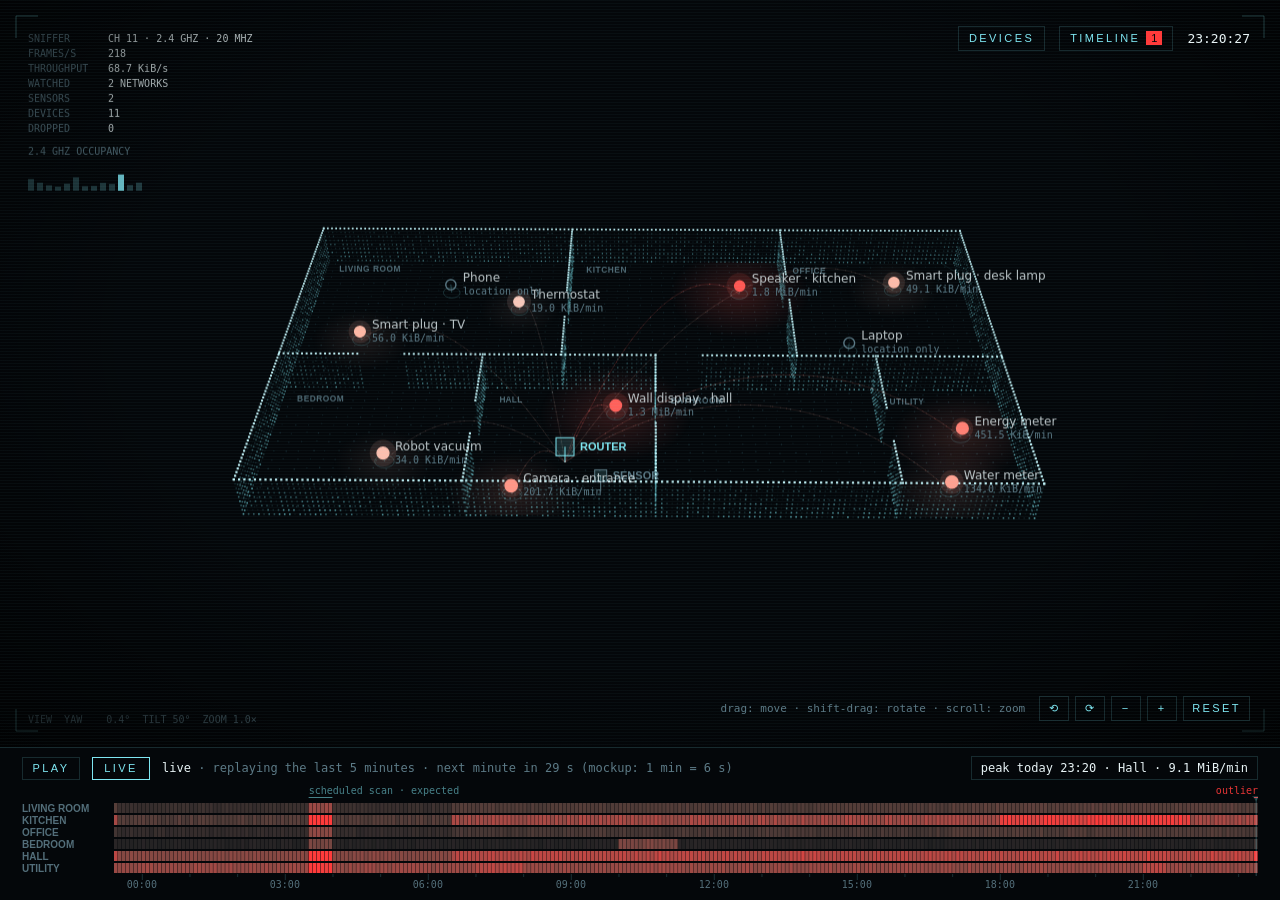
<file: crates/collector/ui/mockup.html>
<!doctype html>
<html lang="en">
<head>
<meta charset="utf-8">
<meta name="viewport" content="width=device-width, initial-scale=1">
<title>chatter · mockup</title>
<!--
  Static mockup of the monitoring view (docs/monitoring.md, plan step 1), v2.
  Everything here is made up: the floor plan, the devices, their MACs and their
  traffic, and the hex frame headers in the HUD. No backend, no external
  assets: open this file in a browser.
-->
<style>
	:root {
		--void: #04070a;
		--grid: #10202a;
		--signal: #7fe7f2;
		--phosphor: #e8f4f6;
		--heat: #ff3b3b;
		--muted: #5c7a86;
		--panel: rgba(6, 14, 19, 0.9);
		--line: rgba(127, 231, 242, 0.16);

		--display: "Avenir Next Condensed", "DIN Alternate", "Roboto Condensed", "Arial Narrow", sans-serif;
		--mono: ui-monospace, "SF Mono", Menlo, Consolas, monospace;
		--body: system-ui, -apple-system, "Segoe UI", sans-serif;
	}

	* { box-sizing: border-box; }

	html, body {
		margin: 0;
		height: 100%;
		background: var(--void);
		color: var(--phosphor);
		font: 14px/1.45 var(--body);
	}

	.app {
		display: grid;
		grid-template-columns: 1fr;
		grid-template-rows: 1fr auto;
		grid-template-areas: "map" "loop";
		height: 100vh;
	}

	/* --- buttons and clock, in the plan's top right ---------------------- */
	.top {
		position: absolute;
		top: 26px;
		right: 30px;
		z-index: 2;
		display: flex;
		align-items: center;
		gap: 14px;
	}
	.top-btn {
		all: unset;
		cursor: pointer;
		font: 11px/1 var(--display);
		letter-spacing: 0.22em;
		text-transform: uppercase;
		color: var(--signal);
		padding: 6px 10px;
		border: 1px solid var(--line);
	}
	.top-btn:hover, .top-btn[aria-expanded="true"] { border-color: var(--signal); }
	.top-btn:focus-visible { outline: 1px solid var(--signal); outline-offset: 2px; }
	.badge { margin-left: 6px; padding: 1px 5px; background: var(--heat); color: var(--void); letter-spacing: 0; }
	.clock { font: 13px/1 var(--mono); color: var(--phosphor); font-variant-numeric: tabular-nums; }

	/* --- the plan ------------------------------------------------------ */
	.map { grid-area: map; position: relative; min-height: 0; overflow: hidden; }
	canvas#plan { display: block; width: 100%; height: 100%; cursor: crosshair; touch-action: none; }
	canvas#plan.dragging { cursor: grabbing; }
	/* zoom and rotate, in the plan's bottom right */
	.view-ctl {
		position: absolute;
		right: 30px;
		bottom: 26px;
		z-index: 2;
		display: flex;
		align-items: center;
		gap: 6px;
	}
	.view-ctl .top-btn { min-width: 12px; text-align: center; padding: 6px 8px; }
	.view-ctl .hint { font: 11px/1 var(--mono); color: var(--muted); margin-right: 8px; }
	canvas#plan:focus-visible { outline: 1px solid var(--signal); outline-offset: -1px; }
	/* scanlines and a vignette over the plan */
	.map::after {
		content: "";
		position: absolute;
		inset: 0;
		pointer-events: none;
		background:
			repeating-linear-gradient(to bottom, rgba(127, 231, 242, 0.035) 0 1px, transparent 1px 3px),
			radial-gradient(ellipse at 50% 45%, transparent 55%, rgba(0, 0, 0, 0.7) 100%);
	}

	/* --- timeline: the last 24 hours as a heatmap, played like a video --- */
	.timeline {
		grid-area: loop;
		padding: 8px 22px 10px;
		border-top: 1px solid var(--line);
	}
	.tl-head {
		display: flex;
		align-items: center;
		gap: 12px;
		margin-bottom: 6px;
		font: 12px/1 var(--mono);
		color: var(--muted);
		font-variant-numeric: tabular-nums;
	}
	.tl-head b { color: var(--phosphor); font-weight: 500; }
	.tl-btn {
		all: unset;
		cursor: pointer;
		min-width: 38px;
		text-align: center;
		font: 11px/1 var(--display);
		letter-spacing: 0.22em;
		text-transform: uppercase;
		color: var(--signal);
		padding: 5px 9px;
		border: 1px solid var(--line);
	}
	.tl-btn:hover, .tl-btn[aria-pressed="true"] { border-color: var(--signal); }
	.tl-btn:focus-visible { outline: 1px solid var(--signal); outline-offset: 2px; }
	.tl-btn.peak { margin-left: auto; font: 12px/1 var(--mono); letter-spacing: 0; text-transform: none; color: var(--phosphor); }
	canvas#heat { display: block; width: 100%; height: 104px; cursor: ew-resize; touch-action: none; }
	canvas#heat:focus-visible { outline: 1px solid var(--signal); }

	/* --- profiler panel ------------------------------------------------ */
	.side {
		position: fixed;
		top: 64px; /* below the buttons */
		right: 18px;
		width: 340px;
		max-height: calc(100vh - 230px); /* ends above the heatmap */
		overflow-y: auto;
		padding: 18px 20px;
		border: 1px solid var(--line);
		background: var(--panel);
		backdrop-filter: blur(6px);
		z-index: 5;
		visibility: hidden;
		opacity: 0;
		transform: translateX(24px);
		transition: opacity 0.18s, transform 0.18s, visibility 0s 0.18s;
	}
	.side.open {
		visibility: visible;
		opacity: 1;
		transform: none;
		transition: opacity 0.18s, transform 0.18s;
	}
	.close {
		all: unset;
		cursor: pointer;
		position: absolute;
		top: 12px;
		right: 14px;
		font: 18px/1 var(--mono);
		color: var(--muted);
	}
	.close:hover { color: var(--phosphor); }
	.close:focus-visible { outline: 1px solid var(--signal); outline-offset: 2px; }
	@media (prefers-reduced-motion: reduce) {
		.side, .side.open { transition: none; }
	}
	.eyebrow {
		font: 11px/1 var(--display);
		letter-spacing: 0.22em;
		text-transform: uppercase;
		color: var(--muted);
		margin: 22px 0 8px;
		display: flex;
		align-items: center;
		gap: 8px;
	}
	.eyebrow::after { content: ""; flex: 1; height: 1px; background: var(--line); }
	.eyebrow:first-child { margin-top: 0; }
	.name { font: 600 24px/1.1 var(--display); letter-spacing: 0.04em; margin: 0 0 4px; }
	.where { color: var(--muted); font-size: 13px; }
	.kv { display: grid; grid-template-columns: 92px 1fr; gap: 4px 10px; font: 12px/1.5 var(--mono); margin: 0; }
	.kv dt { color: var(--muted); }
	.kv dd { margin: 0; font-variant-numeric: tabular-nums; }
	.chips { display: flex; flex-wrap: wrap; gap: 6px; }
	.chip { font: 12px/1 var(--mono); padding: 5px 7px; border: 1px solid var(--line); color: var(--phosphor); }
	.chip.new { border-color: var(--heat); color: var(--heat); }
	.note { color: var(--muted); font-size: 12px; margin: 6px 0 0; }
	.alert {
		border-left: 2px solid var(--heat);
		padding: 8px 10px;
		background: rgba(255, 59, 59, 0.08);
		font-size: 13px;
		margin-bottom: 14px;
	}
	.spark { width: 100%; height: 54px; display: block; }

	.list { list-style: none; margin: 0; padding: 0; }
	.list button {
		all: unset;
		box-sizing: border-box;
		width: 100%;
		display: grid;
		grid-template-columns: 10px 1fr auto;
		align-items: center;
		gap: 10px;
		padding: 7px 4px;
		border-bottom: 1px solid rgba(127, 231, 242, 0.07);
		cursor: pointer;
		font-size: 13px;
	}
	.list button:hover { background: rgba(127, 231, 242, 0.05); }
	.list button:focus-visible { outline: 1px solid var(--signal); }
	.list .swatch { width: 8px; height: 8px; border-radius: 50%; }
	.list .rate { font: 12px/1 var(--mono); color: var(--muted); font-variant-numeric: tabular-nums; }
	.back {
		all: unset;
		cursor: pointer;
		font: 11px/1 var(--display);
		letter-spacing: 0.22em;
		text-transform: uppercase;
		color: var(--signal);
		margin-bottom: 16px;
		display: inline-block;
	}
	.back:focus-visible { outline: 1px solid var(--signal); outline-offset: 3px; }

	/* --- timeline of events, in the panel ------------------------------ */
	.events button {
		all: unset;
		box-sizing: border-box;
		width: 100%;
		display: grid;
		grid-template-columns: 46px 1fr;
		gap: 10px;
		padding: 9px 4px;
		border-bottom: 1px solid rgba(127, 231, 242, 0.07);
		cursor: pointer;
		font-size: 13px;
	}
	.events button:hover { background: rgba(127, 231, 242, 0.05); }
	.events button:focus-visible { outline: 1px solid var(--signal); }
	.events time { font: 12px/1.45 var(--mono); color: var(--muted); font-variant-numeric: tabular-nums; }
	.events .hot { color: var(--heat); }

	@media (max-width: 900px) {
		.app {
			grid-template-columns: 1fr;
			grid-template-rows: 60vh auto;
			height: auto;
		}
		.side { left: 12px; right: 12px; width: auto; top: auto; bottom: 12px; max-height: 70vh; }
	}
</style>
</head>
<body>
<div class="app">
	<main class="map">
		<header class="top">
			<button class="top-btn" id="devices-btn" aria-expanded="false" aria-controls="side">Devices</button>
			<button class="top-btn" id="events-btn" aria-expanded="false" aria-controls="side">Timeline</button>
			<div class="clock" id="clock">--:--:--</div>
		</header>
		<canvas id="plan" tabindex="0" aria-label="Floor plan with devices and their traffic. Drag to move, shift-drag to rotate, scroll to zoom; or the arrow keys, + and -. Use the device list to pick one."></canvas>
		<div class="view-ctl">
			<span class="hint">drag: move · shift-drag: rotate · scroll: zoom</span>
			<button class="top-btn" id="rot-left" aria-label="Rotate left">⟲</button>
			<button class="top-btn" id="rot-right" aria-label="Rotate right">⟳</button>
			<button class="top-btn" id="zoom-out" aria-label="Zoom out">−</button>
			<button class="top-btn" id="zoom-in" aria-label="Zoom in">+</button>
			<button class="top-btn" id="view-reset">Reset</button>
		</div>
	</main>

	<section class="timeline" aria-label="Traffic over the last 24 hours">
		<div class="tl-head">
			<button class="tl-btn" id="play">Play</button>
			<button class="tl-btn" id="live" aria-pressed="true">Live</button>
			<span id="tl-at"></span>
			<button class="tl-btn peak" id="peak"></button>
		</div>
		<canvas id="heat" tabindex="0" aria-label="Traffic per room over the last 24 hours. Drag, or use the arrow keys, to replay a moment on the plan."></canvas>
	</section>

	<aside class="side" id="side" aria-label="Device details"></aside>

</div>

<script>
"use strict";

// ---------------------------------------------------------------------------
// Made-up data. In the app this comes from the collector.
// ---------------------------------------------------------------------------

// Plan units; the view projects them into 3D.
const PLAN = { w: 1000, h: 600 };
const WALL_H = 56;

// Walls as polylines; gaps between them are doorways.
const WALLS = [
	[[40, 40], [960, 40], [960, 560], [40, 560], [40, 40]],
	[[400, 40], [400, 190]], [[400, 250], [400, 330]],
	[[40, 330], [140, 330]], [[200, 330], [520, 330]], [[580, 330], [700, 330]],
	[[700, 40], [700, 150]], [[700, 210], [700, 330]],
	[[700, 330], [960, 330]],
	[[520, 330], [520, 400]], [[520, 460], [520, 560]],
	[[300, 330], [300, 420]], [[300, 480], [300, 560]],
	[[800, 330], [800, 430]], [[800, 490], [800, 560]],
];

const ROOMS = [
	{ name: "Living room", at: [60, 70] },
	{ name: "Kitchen", at: [420, 70] },
	{ name: "Office", at: [720, 70] },
	{ name: "Bedroom", at: [60, 360] },
	{ name: "Hall", at: [320, 360] },
	{ name: "Bathroom", at: [540, 360] },
	{ name: "Utility", at: [820, 360] },
];

const ROUTER = { x: 410, y: 470, name: "Router" };
const SENSOR = { x: 455, y: 520, name: "Sensor" };

const MiB = 1024 * 1024;

// One entry per device. `base` is [tx, rx] bytes a minute. `locationOnly`: a
// multi-stream device the sensors can place but not count.
const DEVICES = [
	{ id: "lamp", name: "Smart plug · desk lamp", room: "Office", x: 860, y: 110,
		mac: "72:66:a8:1e:de:38", vendor: "Smart plug", ports: [80], dns: ["time.example.net", "cloud.plug.example"],
		base: [24e3, 30e3] },
	{ id: "tv-plug", name: "Smart plug · TV", room: "Living room", x: 120, y: 230,
		mac: "26:7c:d5:d9:52:18", vendor: "Smart plug", ports: [80], dns: ["time.example.net", "cloud.plug.example"],
		base: [26e3, 31e3] },
	{ id: "meter", name: "Energy meter", room: "Utility", x: 900, y: 420,
		mac: "2a:f4:c4:45:b6:57", vendor: "Energy meter", ports: [80, 443], dns: ["api.meter.example"],
		base: [80e3, 400e3] },
	{ id: "water", name: "Water meter", room: "Utility", x: 870, y: 515,
		mac: "5a:e0:df:0b:63:cb", vendor: "Water meter", ports: [80], dns: ["api.meter.example"],
		base: [12e3, 140e3] },
	{ id: "camera", name: "Camera · entrance", room: "Hall", x: 350, y: 525,
		mac: "f6:f4:41:83:47:96", vendor: "IP camera", ports: [80, 554, 8000], dns: ["p2p.camera.example", "time.example.net"],
		base: [150e3, 20e3], outlier: { bytes: 38 * MiB, times: 40 } },
	{ id: "speaker", name: "Speaker · kitchen", room: "Kitchen", x: 640, y: 120,
		mac: "8e:50:4e:3b:f3:f1", vendor: "Speaker", ports: [8009, 8443], dns: ["stream.music.example"],
		base: [40e3, 1.4 * MiB] },
	{ id: "display", name: "Wall display · hall", room: "Hall", x: 470, y: 380,
		mac: "9e:f1:30:01:a7:85", vendor: "Wall display", ports: [80, 8021], dns: ["api.display.example"],
		base: [200e3, 900e3] },
	{ id: "thermo", name: "Thermostat", room: "Living room", x: 330, y: 160,
		mac: "8e:94:50:2e:0e:50", vendor: "Thermostat", ports: [], dns: ["api.heat.example"],
		base: [6e3, 9e3] },
	{ id: "vacuum", name: "Robot vacuum", room: "Bedroom", x: 190, y: 470,
		mac: "3a:27:42:9d:93:d2", vendor: "Robot vacuum", ports: [], dns: ["iot.vacuum.example"],
		base: [18e3, 12e3] },
	{ id: "laptop", name: "Laptop", room: "Office", x: 780, y: 250, locationOnly: true,
		mac: "da:b4:55:50:4c:7d", vendor: "Private address", ports: [], dns: [] },
	{ id: "phone", name: "Phone", room: "Living room", x: 230, y: 120, locationOnly: true,
		mac: "1e:73:3e:d0:28:8b", vendor: "Private address", ports: [62078], dns: [] },
];

const MINUTE_MS = 6000; // how long each replayed minute lasts on screen
const LOOP = 5;

// ---------------------------------------------------------------------------
// Fake minutes: a random walk around each device's base, plus one outlier.
// ---------------------------------------------------------------------------

let rngState = 7;
function rand() {
	rngState = (rngState * 1103515245 + 12345) & 0x7fffffff;
	return rngState / 0x7fffffff;
}

function fakeMinute(d, outlier) {
	if (d.locationOnly) return [0, 0];
	if (outlier && d.outlier) return [d.outlier.bytes, d.base[1] * (0.8 + rand() * 0.4)];
	return d.base.map((b) => b * (0.5 + rand()));
}

let firstMinute = new Date();
firstMinute.setSeconds(0, 0);
firstMinute = new Date(firstMinute.getTime() - (LOOP - 1) * 60_000);

// The last 24 hours in 5-minute buckets, as [tx, rx] bytes a minute. In the
// app this comes from storage. The last bucket is the live one.
const BUCKET_MIN = 5;
const BUCKETS = (24 * 60) / BUCKET_MIN;
const BUCKET_MS = BUCKET_MIN * 60_000;
const dayStart = Math.floor(Date.now() / BUCKET_MS) * BUCKET_MS - (BUCKETS - 1) * BUCKET_MS;
const bucketTime = (i) => new Date(dayStart + i * BUCKET_MS);

// A scheduled port scan, in hours: every device answers it at once.
const SCAN = { from: 3.5, to: 3.92 };
const inScan = (h) => h >= SCAN.from && h < SCAN.to;
const hourOf = (i) => bucketTime(i).getHours() + bucketTime(i).getMinutes() / 60;

// How busy a device is at an hour of the day, relative to its base.
function profile(d, h) {
	if (inScan(h)) return 8;
	const night = h < 6.5 || h >= 23.5;
	switch (d.id) {
		case "vacuum": return h >= 10 && h < 11.2 ? 9 : 0.3;
		case "speaker": return h >= 18 && h < 22 ? 2.5 : night ? 0.05 : 0.5;
		case "display": return night ? 0.2 : 1;
		case "camera": return rand() < (night ? 0.01 : 0.06) ? 6 : 1;
		case "water": return (h >= 7 && h < 8) || (h >= 21 && h < 21.5) ? 5 : 0.6;
		case "meter": return 1;
		default: return night ? 0.4 : h >= 17 && h < 23 ? 1.4 : 1;
	}
}

for (const d of DEVICES) {
	d.minutes = [];
	for (let i = 0; i < LOOP; i++) d.minutes.push(fakeMinute(d, false));
	d.day = Array.from({ length: BUCKETS }, (_, i) => {
		if (d.locationOnly) return [0, 0];
		const p = profile(d, hourOf(i));
		return d.base.map((b) => b * p * (0.6 + rand() * 0.8));
	});
	d.rssi = -38 - Math.round(rand() * 40);
	d.particles = [];
	d.spawn = [0, 0];
	d.shownAt = -1e9;
	d.screen = [0, 0];
}

const camera = DEVICES.find((d) => d.id === "camera");
camera.minutes[LOOP - 1] = fakeMinute(camera, true);

// The live bucket is the average of the minutes in the loop.
function syncLiveBucket() {
	for (const d of DEVICES) {
		d.day[BUCKETS - 1] = [0, 1].map((k) => d.minutes.reduce((s, m) => s + m[k], 0) / LOOP);
	}
}

// Rows of the heatmap: the rooms that have countable devices.
const HEAT_ROOMS = ROOMS.filter((r) => DEVICES.some((d) => d.room === r.name && !d.locationOnly));
const roomAt = (r, i) => DEVICES.reduce((s, d) => (d.room === r.name ? s + d.day[i][0] + d.day[i][1] : s), 0);

const EVENTS = [
	{ hot: true, at: LOOP - 1, device: "camera", text: "Camera · entrance sent 38 MiB in one minute, about 40× its usual for this hour. Email sent." },
	{ hot: false, at: 1, device: "vacuum", text: "New device in the bedroom: 3a:27:42:9d:93:d2 (robot vacuum)." },
	{ hot: false, at: 0, device: "display", text: "Wall display · hall: port 8021 open since today's scan." },
];

// ---------------------------------------------------------------------------
// Traffic to colour: white is low, red is high, on a log scale.
// ---------------------------------------------------------------------------

const LOW = 1024;
const HIGH = 5 * MiB;

function heat(bytes) {
	if (bytes <= LOW) return 0;
	return Math.min(1, Math.log(bytes / LOW) / Math.log(HIGH / LOW));
}

const WHITE = [232, 244, 246];
const PALE = [255, 180, 160];
const RED = [255, 59, 59];

function heatColor(t, alpha = 1) {
	const [a, b, u] = t < 0.5 ? [WHITE, PALE, t / 0.5] : [PALE, RED, (t - 0.5) / 0.5];
	const c = a.map((v, i) => Math.round(v + (b[i] - v) * u));
	return `rgba(${c[0]},${c[1]},${c[2]},${alpha})`;
}

function fmtBytes(b) {
	if (b < 1024) return `${Math.round(b)} B`;
	if (b < MiB) return `${(b / 1024).toFixed(1)} KiB`;
	return `${(b / MiB).toFixed(1)} MiB`;
}

const hhmm = (date) => date.toTimeString().slice(0, 5);

// ---------------------------------------------------------------------------
// The 3D view: plan units in, screen pixels out
// ---------------------------------------------------------------------------

const canvas = document.getElementById("plan");
const ctx = canvas.getContext("2d");
const reduced = window.matchMedia("(prefers-reduced-motion: reduce)").matches;

const TILT = 0.88; // radians from looking straight down (about 50°)
const DIST = 1700; // camera distance: smaller is more perspective
let yaw = 0;
// The user's camera on top of the fit: zoom and pan (screen pixels) and a
// yaw target. Each eases towards its target; a drag sets both at once.
// Until the user touches the view, the yaw drifts slowly by itself.
const cam = { zoom: 1, panX: 0, panY: 0 };
const camT = { zoom: 1, panX: 0, panY: 0, yaw: 0 };
let touched = false;
let dpr = 1, W = 0, H = 0, fit = 1, cx = 0, cy = 0;

function view(x, y, z) {
	const X = x - PLAN.w / 2, Y = y - PLAN.h / 2;
	const c = Math.cos(yaw), s = Math.sin(yaw);
	const x1 = X * c - Y * s, y1 = X * s + Y * c;
	const depth = DIST - (y1 * Math.sin(TILT) + z * Math.cos(TILT));
	const k = DIST / depth;
	return [x1 * k, (y1 * Math.cos(TILT) - z * Math.sin(TILT)) * k, k];
}

function project(x, y, z = 0) {
	const [vx, vy, k] = view(x, y, z);
	const f = fit * cam.zoom;
	return [cx + cam.panX + vx * f, cy + cam.panY + vy * f, k];
}

function resize() {
	dpr = window.devicePixelRatio || 1;
	const r = canvas.getBoundingClientRect();
	W = r.width;
	H = r.height;
	canvas.width = Math.round(W * dpr);
	canvas.height = Math.round(H * dpr);
	// fit the plan, walls included, with room for the camera drift
	const saved = yaw;
	let minX = Infinity, maxX = -Infinity, minY = Infinity, maxY = -Infinity;
	for (const a of [-0.14, 0, 0.14]) {
		yaw = a;
		for (const [x, y] of [[0, 0], [PLAN.w, 0], [PLAN.w, PLAN.h], [0, PLAN.h]]) {
			for (const z of [0, WALL_H]) {
				const [vx, vy] = view(x, y, z);
				minX = Math.min(minX, vx); maxX = Math.max(maxX, vx);
				minY = Math.min(minY, vy); maxY = Math.max(maxY, vy);
			}
		}
	}
	yaw = saved;
	// room at the sides for the HUD's readouts
	const mx = W > 900 ? 175 : W * 0.05;
	fit = Math.min((W - 2 * mx) / (maxX - minX), (H * 0.86) / (maxY - minY));
	cx = W / 2 - ((minX + maxX) / 2) * fit;
	cy = H / 2 - ((minY + maxY) / 2) * fit + H * 0.02;
	heatDirty = true;
}
window.addEventListener("resize", resize);

// Walls as point-cloud curtains: dots along each wall, stacked to wall height.
const wallDots = [];
for (const line of WALLS) {
	for (let i = 0; i < line.length - 1; i++) {
		const [x1, y1] = line[i], [x2, y2] = line[i + 1];
		const n = Math.max(1, Math.round(Math.hypot(x2 - x1, y2 - y1) / 6));
		for (let k = 0; k <= n; k++) {
			const x = x1 + ((x2 - x1) * k) / n, y = y1 + ((y2 - y1) * k) / n;
			for (let z = 0; z <= WALL_H; z += 7) {
				wallDots.push({ x, y, z, top: z + 7 > WALL_H, phase: rand() * Math.PI * 2 });
			}
		}
	}
}

// The floor: a dot grid with a little jitter, so it reads as scanned, not drawn.
const floorDots = [];
for (let x = 50; x < PLAN.w - 40; x += 16) {
	for (let y = 50; y < PLAN.h - 40; y += 16) {
		floorDots.push({ x: x + (rand() - 0.5) * 4, y: y + (rand() - 0.5) * 4, a: 0.25 + rand() * 0.5 });
	}
}

// ---------------------------------------------------------------------------
// The loop
// ---------------------------------------------------------------------------

let loopStart = 0, ringStart = 0, lastFrame = 0, glitchUntil = 0;
let selected = null;
let lastPlayed = -1;

// "live" plays the loop of the last minutes; "history" shows the day's bucket
// at `cursor`, which is fractional while playing.
let mode = "live";
let cursor = BUCKETS - 1;
let playing = false;
const PLAY_RATE = 4; // buckets a second: the day in 72 s

// Traffic at this moment. Live: eases from the previous minute into the
// current one over the first second. History: between two buckets while
// playing. Only real minutes and buckets are used.
function current(d, now) {
	if (mode === "history") {
		const i = Math.floor(cursor), j = Math.min(BUCKETS - 1, i + 1), u = cursor - i;
		return [0, 1].map((k) => d.day[i][k] + (d.day[j][k] - d.day[i][k]) * u);
	}
	const pos = (now - loopStart) / MINUTE_MS;
	const i = Math.min(LOOP - 1, Math.floor(pos));
	const prev = d.minutes[(i + LOOP - 1) % LOOP];
	const cur = d.minutes[i];
	const u = Math.min(1, (pos - i) * (MINUTE_MS / 1000));
	return [0, 1].map((k) => prev[k] + (cur[k] - prev[k]) * u);
}

// The device's outlier minute is playing in the live loop.
function outlierNow(d, now) {
	if (mode !== "live" || !d.outlier) return false;
	return heat(d.minutes[Math.min(LOOP - 1, Math.floor((now - loopStart) / MINUTE_MS))][0]) > 0.9;
}

function newMinute(now) {
	firstMinute = new Date(firstMinute.getTime() + 60_000);
	for (const d of DEVICES) {
		d.minutes.shift();
		d.minutes.push(fakeMinute(d, false));
	}
	ringStart = now;
	onData();
}

function step(now) {
	if (now - loopStart >= MINUTE_MS * LOOP) {
		loopStart += MINUTE_MS * LOOP;
		newMinute(now);
	}
	const played = Math.floor((now - loopStart) / MINUTE_MS);
	if (played !== lastPlayed) {
		lastPlayed = played;
		// the outlier's minute starts: the whole view tears for a moment
		if (DEVICES.some((d) => outlierNow(d, now))) glitchUntil = now + 700;
	}
	if (playing) {
		cursor += ((now - lastFrame) / 1000) * PLAY_RATE;
		if (cursor >= BUCKETS - 1) goLive();
	}
	moveCamera(now);
	draw(now);
	drawTimeline(now);
	lastFrame = now;
	requestAnimationFrame(step);
}

function moveCamera(now) {
	if (!touched) camT.yaw = reduced ? 0 : Math.sin(now / 21000) * 0.12;
	const a = reduced ? 1 : 1 - Math.exp(-((now - lastFrame) / 1000) * 12);
	yaw += (camT.yaw - yaw) * a;
	for (const k of ["zoom", "panX", "panY"]) cam[k] += (camT[k] - cam[k]) * a;
}

function takeControl() {
	if (!touched) camT.yaw = yaw;
	touched = true;
}

// Zoom by `f` around a screen point, so what's under it stays put.
function zoomAt(mx, my, f) {
	takeControl();
	const z = Math.max(0.6, Math.min(5, camT.zoom * f));
	const u = z / camT.zoom;
	camT.panX = mx - cx - (mx - cx - camT.panX) * u;
	camT.panY = my - cy - (my - cy - camT.panY) * u;
	camT.zoom = z;
}

function rotate(by) {
	takeControl();
	camT.yaw += by;
}

function resetView() {
	touched = false;
	Object.assign(camT, { zoom: 1, panX: 0, panY: 0 });
}

// ---------------------------------------------------------------------------
// Drawing
// ---------------------------------------------------------------------------

function draw(now) {
	const dt = Math.min(0.05, (now - lastFrame) / 1000);
	ctx.setTransform(dpr, 0, 0, dpr, 0, 0);
	ctx.clearRect(0, 0, W, H);

	drawFloor();
	drawFloorHeat(now);
	drawRing(now);
	drawRooms();
	drawWalls(now);

	ctx.globalCompositeOperation = "lighter";
	for (const d of DEVICES) drawFlow(d, now, dt);
	ctx.globalCompositeOperation = "source-over";

	drawStation(ROUTER, "#7fe7f2", 9);
	drawStation(SENSOR, "#5c7a86", 6);
	for (const d of DEVICES) drawNode(d, now);
	drawCallouts(now);
	drawHud(now);
	if (!reduced && now < glitchUntil) glitch(now);
}

function drawFloor() {
	for (const p of floorDots) {
		const [x, y, k] = project(p.x, p.y);
		ctx.fillStyle = `rgba(60,110,124,${(p.a * 0.5 * k).toFixed(3)})`;
		const s = 1.2 * k * Math.sqrt(cam.zoom);
		ctx.fillRect(x, y, s, s);
	}
}

function drawRooms() {
	ctx.font = `600 ${11 * fit * Math.min(cam.zoom, 1.6)}px "Avenir Next Condensed", "Arial Narrow", sans-serif`;
	ctx.fillStyle = "rgba(92,122,134,0.85)";
	for (const r of ROOMS) {
		const [x, y] = project(r.at[0], r.at[1]);
		ctx.fillText(r.name.toUpperCase().split("").join(" "), x, y);
	}
}

function drawWalls(now) {
	for (const d of wallDots) {
		const [x, y, k] = project(d.x, d.y, d.z);
		const tw = reduced ? 0.8 : 0.55 + 0.45 * Math.sin(now / 800 + d.phase);
		const a = d.top ? 0.95 : (0.18 + 0.5 * (1 - d.z / WALL_H)) * tw;
		ctx.fillStyle = d.top ? `rgba(200,250,255,${a.toFixed(3)})` : `rgba(127,231,242,${a.toFixed(3)})`;
		const s = (d.top ? 1.9 : 1.4) * k * Math.sqrt(cam.zoom);
		ctx.fillRect(x - s / 2, y - s / 2, s, s);
	}
}

// Clip to the house's outline, so glows and the ring stay on the floor.
function clipToFloor() {
	ctx.beginPath();
	WALLS[0].forEach(([x, y], i) => {
		const [px, py] = project(x, y);
		i ? ctx.lineTo(px, py) : ctx.moveTo(px, py);
	});
	ctx.clip();
}

// A glow on the floor under each device: where the traffic is, at a glance.
function drawFloorHeat(now) {
	ctx.save();
	clipToFloor();
	ctx.globalCompositeOperation = "lighter";
	for (const d of DEVICES) {
		if (d.locationOnly) continue;
		const [tx, rx] = current(d, now);
		const t = heat(tx + rx);
		if (t < 0.05) continue;
		const [x, y, k] = project(d.x, d.y);
		const r = (30 + 80 * t) * fit * cam.zoom * k;
		const g = ctx.createRadialGradient(0, 0, 0, 0, 0, r);
		g.addColorStop(0, heatColor(t, 0.22 * t));
		g.addColorStop(1, heatColor(t, 0));
		ctx.save();
		ctx.translate(x, y);
		ctx.scale(1, Math.cos(TILT));
		ctx.fillStyle = g;
		ctx.beginPath();
		ctx.arc(0, 0, r, 0, Math.PI * 2);
		ctx.fill();
		ctx.restore();
	}
	ctx.restore();
}

// A ring from the router when a new minute arrives.
function drawRing(now) {
	if (reduced || mode !== "live") return;
	const t = (now - ringStart) / 1800;
	ctx.save();
	clipToFloor();
	if (t < 1) {
		ctx.strokeStyle = `rgba(127,231,242,${(0.4 * (1 - t)).toFixed(3)})`;
		ctx.lineWidth = 1;
		ctx.beginPath();
		for (let i = 0; i <= 64; i++) {
			const ang = (i / 64) * Math.PI * 2;
			const [x, y] = project(ROUTER.x + Math.cos(ang) * t * 900, ROUTER.y + Math.sin(ang) * t * 900);
			i ? ctx.lineTo(x, y) : ctx.moveTo(x, y);
		}
		ctx.stroke();
	}
	ctx.restore();
}

// A point on the arc from a to b, raised in the middle.
function arcPoint(a, b, lift, u) {
	const x = a[0] + (b[0] - a[0]) * u;
	const y = a[1] + (b[1] - a[1]) * u;
	const z = 4 * lift * u * (1 - u);
	return project(x, y, z);
}

function path(pts) {
	ctx.beginPath();
	pts.forEach(([x, y], i) => (i ? ctx.lineTo(x, y) : ctx.moveTo(x, y)));
}

// Packets ride the arcs as short streaks, all at one steady pace, in bursts:
// a train of a few, then a pause. Busier directions send trains more often,
// with more and longer packets, and glow hotter. One arc per device: sent
// packets run up it to the router, received packets run down it.
const FLOW_PACE = 38; // plan units a second: a long arc takes about 15 s

function drawFlow(d, now, dt) {
	if (d.locationOnly) return;
	const [tx, rx] = current(d, now);
	const len = Math.hypot(ROUTER.x - d.x, ROUTER.y - d.y);
	const at = (u) => arcPoint([d.x, d.y], [ROUTER.x, ROUTER.y], 25 + len * 0.19, u);
	const arc = Array.from({ length: 33 }, (_, i) => at(i / 32));
	const all = heat(tx + rx);

	// the channel, faint, with a slow drift each way
	ctx.lineCap = "butt";
	ctx.strokeStyle = heatColor(all, reduced ? 0.3 + 0.5 * all : 0.05 + 0.1 * all);
	ctx.lineWidth = reduced ? 1 + 3 * all : 1;
	path(arc);
	ctx.stroke();
	if (reduced) return;
	[tx, rx].forEach((bytes, k) => {
		const t = heat(bytes);
		ctx.setLineDash(k ? [1, 13] : [1, 9]);
		ctx.lineDashOffset = (k ? 1 : -1) * (now / 1000) * 8;
		ctx.strokeStyle = heatColor(t, 0.08 + 0.2 * t);
		path(arc);
		ctx.stroke();
	});
	ctx.setLineDash([]);

	[tx, rx].forEach((bytes, k) => {
		const t = heat(bytes);
		d.spawn[k] += dt * (0.06 + 0.6 * t * t);
		while (d.spawn[k] >= 1) {
			d.spawn[k] -= 1;
			const n = 1 + Math.floor(rand() * (1 + 5 * t));
			let s = 0;
			for (let j = 0; j < n; j++) {
				const size = 5 + rand() * (6 + 16 * t);
				d.particles.push({ lane: k, s: -s, size, t });
				s += size + 5;
			}
		}
	});
	ctx.lineCap = "round";
	for (const p of d.particles) {
		p.s += FLOW_PACE * dt;
		const head = Math.min(1, p.s / len), tail = Math.max(0, (p.s - p.size) / len);
		if (head <= tail) continue;
		// distance runs from the device for sent packets, from the router for received
		const u = (v) => (p.lane ? 1 - v : v);
		const seg = Array.from({ length: 5 }, (_, i) => at(u(tail + ((head - tail) * i) / 4)));
		const [hx, hy, kk] = seg[4];
		const g = ctx.createLinearGradient(seg[0][0], seg[0][1], hx, hy);
		g.addColorStop(0, heatColor(p.t, 0));
		g.addColorStop(1, heatColor(p.t, 0.95));
		ctx.strokeStyle = g;
		// a soft glow, then the core
		ctx.globalAlpha = 0.25;
		ctx.lineWidth = 3.4 * kk;
		path(seg);
		ctx.stroke();
		ctx.globalAlpha = 1;
		ctx.lineWidth = 1.3 * kk;
		path(seg);
		ctx.stroke();
	}
	ctx.lineCap = "butt";
	d.particles = d.particles.filter((p) => (p.s - p.size) / len < 1);
}

function drawStation(s, color, size) {
	const [x, y] = project(s.x, s.y);
	const [, yTop] = project(s.x, s.y, 26);
	ctx.strokeStyle = color;
	ctx.lineWidth = 1;
	ctx.beginPath();
	ctx.moveTo(x, y);
	ctx.lineTo(x, yTop);
	ctx.stroke();
	ctx.fillStyle = "rgba(127,231,242,0.15)";
	ctx.fillRect(x - size, yTop - size, size * 2, size * 2);
	ctx.strokeRect(x - size, yTop - size, size * 2, size * 2);
	label(s.name.toUpperCase(), x + size + 6, yTop + 4, color, "display");
}

function drawNode(d, now) {
	const lift = 14;
	let [x, y, k] = project(d.x, d.y, lift);
	const [fx, fy] = project(d.x, d.y, 0);
	d.screen = [x, y];
	const [tx, rx] = current(d, now);
	const t = heat(tx + rx);
	const glitching = outlierNow(d, now);

	// a stem down to the floor, and its footprint
	ctx.strokeStyle = "rgba(127,231,242,0.25)";
	ctx.lineWidth = 1;
	ctx.beginPath();
	ctx.moveTo(fx, fy);
	ctx.lineTo(x, y);
	ctx.stroke();
	ctx.strokeStyle = "rgba(127,231,242,0.18)";
	ctx.beginPath();
	ctx.ellipse(fx, fy, 9 * k, 9 * k * Math.cos(TILT), 0, 0, Math.PI * 2);
	ctx.stroke();

	if (glitching && !reduced && Math.random() < 0.4) {
		x += (Math.random() - 0.5) * 8;
		ctx.fillStyle = "rgba(127,231,242,0.6)";
		ctx.fillRect(x - 16 + Math.random() * 6, y - 2, 30, 2);
		ctx.fillStyle = "rgba(255,59,59,0.7)";
		ctx.fillRect(x - 10 + Math.random() * 6, y + 3, 22, 1);
	}

	const color = glitching ? "#ff3b3b" : d.locationOnly ? "#5c7a86" : heatColor(t);
	const pulse = reduced || d.locationOnly ? 0 : (Math.sin(now / (500 - 300 * t)) + 1) * (2 + 6 * t);

	if (!d.locationOnly) {
		ctx.fillStyle = glitching ? "rgba(255,59,59,0.2)" : heatColor(t, 0.12);
		ctx.beginPath();
		ctx.arc(x, y, (10 + pulse) * k, 0, Math.PI * 2);
		ctx.fill();
	}

	ctx.lineWidth = 1.4;
	ctx.strokeStyle = color;
	ctx.fillStyle = color;
	ctx.beginPath();
	ctx.arc(x, y, 5.5 * k, 0, Math.PI * 2);
	if (!d.locationOnly) ctx.fill();
	ctx.stroke();

	if (selected === d) brackets(x, y, 17 * k, "#7fe7f2");

	const sub = d.locationOnly ? "location only" : `${fmtBytes(tx + rx)}/min`;
	label(d.name, x + 12, y - 3, glitching ? "#ff3b3b" : "rgba(232,244,246,0.8)");
	label(sub, x + 12, y + 10, "#5c7a86", "mono");
}

function brackets(x, y, s, color) {
	ctx.strokeStyle = color;
	ctx.lineWidth = 1;
	const a = s * 0.4;
	for (const [sx, sy] of [[-1, -1], [1, -1], [1, 1], [-1, 1]]) {
		ctx.beginPath();
		ctx.moveTo(x + sx * s, y + sy * (s - a));
		ctx.lineTo(x + sx * s, y + sy * s);
		ctx.lineTo(x + sx * (s - a), y + sy * s);
		ctx.stroke();
	}
}

// A floating "profiler" box next to the selected device, typed in.
function drawCallouts(now) {
	const show = selected ? [selected] : [];
	for (const d of DEVICES) if (!show.includes(d)) d.shownAt = -1e9;

	const bw = 248, bh = 72, gap = 8;
	// the HUD's readouts, the buttons, the view controls and the open panel are taken
	const taken = [{ x: 0, y: 0, w: 290, h: 235 }];
	taken.push(panel ? { x: W - 370, y: 0, w: 370, h: H } : { x: W - 320, y: 0, w: 320, h: 64 });
	taken.push({ x: W - 520, y: H - 64, w: 520, h: 64 });
	const overlaps = (a) => taken.some((b) => a.x < b.x + b.w && b.x < a.x + a.w && a.y < b.y + b.h && b.y < a.y + a.h);

	show.forEach((d) => {
		if (d.shownAt < 0) d.shownAt = now;
		const [tx, rx] = current(d, now);
		const lines = [
			d.name.toUpperCase(),
			`MAC   ${d.mac}`,
			`TX    ${fmtBytes(tx).padStart(10)}  RX ${fmtBytes(rx).padStart(10)}`,
			`RSSI  ${d.rssi} dBm   PORTS ${d.ports.length || "-"}`,
		];
		const typed = reduced ? Infinity : Math.floor((now - d.shownAt) / 14);
		const [nx, ny] = d.screen;
		// try right of the node, then left; slide down until the box is free
		let box = null, right = true;
		for (const side of [true, false]) {
			const cand = { x: side ? nx + 46 : nx - 46 - bw, y: Math.max(14, ny - 92), w: bw, h: bh };
			for (let tries = 0; tries < 12 && overlaps(cand); tries++) cand.y += bh / 3 + gap;
			if (!overlaps(cand) && cand.x > 8 && cand.x + bw < W - 8 && cand.y + bh < H - 8) {
				[box, right] = [cand, side];
				break;
			}
		}
		if (!box) return;
		taken.push({ x: box.x - gap, y: box.y - gap, w: bw + 2 * gap, h: bh + 2 * gap });
		const bx = box.x, by = box.y;
		const hot = outlierNow(d, now);
		const color = hot ? "255,59,59" : "127,231,242";

		ctx.strokeStyle = `rgba(${color},0.5)`;
		ctx.lineWidth = 1;
		ctx.beginPath();
		ctx.moveTo(nx, ny);
		ctx.lineTo(right ? bx : bx + bw, by + bh / 2);
		ctx.stroke();
		ctx.fillStyle = "rgba(4,10,14,0.82)";
		ctx.fillRect(bx, by, bw, bh);
		ctx.strokeStyle = `rgba(${color},0.35)`;
		ctx.strokeRect(bx + 0.5, by + 0.5, bw, bh);
		ctx.fillStyle = `rgba(${color},0.9)`;
		ctx.fillRect(bx, by, 3, bh);

		let left = typed;
		lines.forEach((text, j) => {
			const shown = text.slice(0, Math.max(0, left));
			left -= text.length;
			ctx.font = j === 0 ? `600 12px "Avenir Next Condensed", "Arial Narrow", sans-serif` : "10.5px ui-monospace, Menlo, monospace";
			ctx.fillStyle = j === 0 ? `rgb(${color})` : "rgba(232,244,246,0.85)";
			ctx.fillText(shown, bx + 12, by + 18 + j * 15);
		});
	});
}

// The HUD around the plan: corner brackets, readouts, channel occupancy.
function drawHud(now) {
	const m = 16;
	ctx.strokeStyle = "rgba(127,231,242,0.5)";
	ctx.lineWidth = 1;
	for (const [x, y, sx, sy] of [[m, m, 1, 1], [W - m, m, -1, 1], [W - m, H - m, -1, -1], [m, H - m, 1, -1]]) {
		ctx.beginPath();
		ctx.moveTo(x, y + sy * 22);
		ctx.lineTo(x, y);
		ctx.lineTo(x + sx * 22, y);
		ctx.stroke();
	}

	const total = DEVICES.reduce((s, d) => { const [a, b] = current(d, now); return s + a + b; }, 0);
	const fps = Math.round(total / 60 / 900) + 140;
	const rows = [
		["SNIFFER", "CH 11 · 2.4 GHZ · 20 MHZ"],
		["FRAMES/S", String(fps)],
		["THROUGHPUT", `${fmtBytes(total / 60)}/s`],
		["WATCHED", "2 NETWORKS"],
		["SENSORS", "2"],
		["DEVICES", String(DEVICES.length)],
		["DROPPED", "0"],
	];
	ctx.font = "10px ui-monospace, Menlo, monospace";
	rows.forEach(([k, v], i) => {
		ctx.fillStyle = "rgba(92,122,134,0.9)";
		ctx.fillText(k, m + 12, m + 26 + i * 15);
		ctx.fillStyle = "rgba(232,244,246,0.9)";
		ctx.fillText(v, m + 92, m + 26 + i * 15);
	});

	// channel occupancy, 1 to 13: ours lit
	const bx = m + 12, by = m + 26 + rows.length * 15 + 14;
	ctx.fillStyle = "rgba(92,122,134,0.9)";
	ctx.fillText("2.4 GHZ OCCUPANCY", bx, by - 6);
	for (let ch = 1; ch <= 13; ch++) {
		const base = ch === 11 ? 0.55 : ch === 6 || ch === 1 ? 0.3 : 0.08;
		const v = Math.min(1, base + (reduced ? 0 : 0.08 * Math.sin(now / 300 + ch * 1.7)));
		const h = 4 + v * 26;
		ctx.fillStyle = ch === 11 ? "rgba(127,231,242,0.9)" : "rgba(127,231,242,0.25)";
		ctx.fillRect(bx + (ch - 1) * 9, by + 30 - h, 6, h);
	}

	ctx.fillStyle = "rgba(92,122,134,0.8)";
	ctx.font = "10px ui-monospace, Menlo, monospace";
	ctx.fillText(`VIEW  YAW ${(yaw * 57.3).toFixed(1).padStart(6)}°  TILT ${(TILT * 57.3).toFixed(0)}°  ZOOM ${cam.zoom.toFixed(1)}×`, m + 12, H - m - 8);
}

// The view tears: horizontal strips shift, with a red/cyan split.
function glitch(now) {
	const strips = 7;
	for (let i = 0; i < strips; i++) {
		const y = Math.random() * H, h = 4 + Math.random() * 26;
		const dx = (Math.random() - 0.5) * 40;
		ctx.drawImage(canvas, 0, y * dpr, W * dpr, h * dpr, dx, y, W, h);
	}
	ctx.globalCompositeOperation = "lighter";
	ctx.fillStyle = "rgba(255,59,59,0.08)";
	ctx.fillRect(0, 0, W, H);
	ctx.globalCompositeOperation = "source-over";
	for (let i = 0; i < 3; i++) {
		ctx.fillStyle = i % 2 ? "rgba(127,231,242,0.25)" : "rgba(255,59,59,0.3)";
		ctx.fillRect(0, Math.random() * H, W, 1 + Math.random() * 2);
	}
}

function label(text, x, y, color, face = "body") {
	ctx.font = face === "mono"
		? "10px ui-monospace, Menlo, monospace"
		: face === "display"
			? `600 11px "Avenir Next Condensed", "Arial Narrow", sans-serif`
			: "500 12px system-ui, sans-serif";
	ctx.fillStyle = color;
	ctx.fillText(text, x, y);
}

// ---------------------------------------------------------------------------
// Heatmap, side panel
// ---------------------------------------------------------------------------

function onData() {
	syncLiveBucket();
	heatDirty = true;
	renderEventsBtn();
	if (panel === "list") renderList();
	if (panel === "events") renderEvents();
}

// The heatmap: a row per room, a column per 5 minutes, drawn once per change
// into `heatCache`; each frame adds the playhead and the hover line.
const heatEl = document.getElementById("heat");
const hctx = heatEl.getContext("2d");
const heatCache = document.createElement("canvas");
const playBtn = document.getElementById("play");
const liveBtn = document.getElementById("live");
const peakBtn = document.getElementById("peak");
const atEl = document.getElementById("tl-at");
const GUTTER = 92, TOP = 16, AXIS = 16;
let heatDirty = true, hover = null, dragging = false, peak = 0;

function heatGeom() {
	const r = heatEl.getBoundingClientRect();
	return { w: r.width, h: r.height, cw: (r.width - GUTTER) / BUCKETS, rh: (r.height - TOP - AXIS) / HEAT_ROOMS.length };
}

const colX = (g, i) => GUTTER + i * g.cw;

function dayLabel(date) {
	const today = new Date().toDateString() === date.toDateString();
	return `${today ? "today" : "yesterday"} ${hhmm(date)}`;
}

function renderHeat() {
	const g = heatGeom();
	heatCache.width = Math.round(g.w * dpr);
	heatCache.height = Math.round(g.h * dpr);
	const c = heatCache.getContext("2d");
	c.setTransform(dpr, 0, 0, dpr, 0, 0);
	c.clearRect(0, 0, g.w, g.h);

	let best = -1;
	HEAT_ROOMS.forEach((r, row) => {
		const y = TOP + row * g.rh;
		c.font = `600 10px "Avenir Next Condensed", "Arial Narrow", sans-serif`;
		c.fillStyle = "rgba(92,122,134,0.9)";
		c.fillText(r.name.toUpperCase(), 0, y + g.rh / 2 + 3.5);
		for (let i = 0; i < BUCKETS; i++) {
			const v = roomAt(r, i);
			// the scheduled scan is expected, so it isn't the peak
			if (v > best && !inScan(hourOf(i))) [best, peak] = [v, i];
			const t = heat(v);
			c.fillStyle = t < 0.02 ? "rgba(127,231,242,0.04)" : heatColor(t, 0.08 + 0.92 * t * t);
			c.fillRect(colX(g, i), y + 1, Math.max(1, g.cw - 0.4), g.rh - 2);
		}
	});

	// hours along the bottom
	c.font = "10px ui-monospace, Menlo, monospace";
	for (let i = 0; i < BUCKETS; i++) {
		const t = bucketTime(i);
		if (t.getMinutes() !== 0) continue;
		const x = colX(g, i);
		c.fillStyle = "rgba(127,231,242,0.18)";
		c.fillRect(x, g.h - AXIS, 1, t.getHours() % 3 ? 3 : 6);
		if (t.getHours() % 3 === 0 && x > GUTTER + 12 && x < g.w - 30) {
			c.fillStyle = "rgba(92,122,134,0.9)";
			c.fillText(hhmm(t), x - 15, g.h - 2);
		}
	}

	// marks above the rows: the scheduled scan, the outlier
	const mark = (from, to, text, color) => {
		const x1 = colX(g, from), x2 = colX(g, to + 1);
		c.fillStyle = color;
		c.fillRect(x1, TOP - 5, Math.max(2, x2 - x1), 1);
		c.font = "10px ui-monospace, Menlo, monospace";
		const w = c.measureText(text).width;
		c.fillText(text, Math.min(x1, g.w - w), TOP - 8);
	};
	const scan = [];
	for (let i = 0; i < BUCKETS; i++) if (inScan(hourOf(i))) scan.push(i);
	if (scan.length) mark(scan[0], scan[scan.length - 1], "scheduled scan · expected", "rgba(127,231,242,0.55)");
	if (DEVICES.some((d) => d.outlier && d.minutes.some((m) => heat(m[0]) > 0.9))) mark(BUCKETS - 1, BUCKETS - 1, "outlier", "rgba(255,59,59,0.9)");

	const r = HEAT_ROOMS.reduce((a, b) => (roomAt(b, peak) > roomAt(a, peak) ? b : a));
	peakBtn.textContent = `peak ${dayLabel(bucketTime(peak))} · ${r.name} · ${fmtBytes(best)}/min`;
	heatDirty = false;
}

function drawTimeline(now) {
	if (heatDirty) renderHeat();
	const g = heatGeom();
	if (heatEl.width !== Math.round(g.w * dpr)) {
		heatEl.width = Math.round(g.w * dpr);
		heatEl.height = Math.round(g.h * dpr);
	}
	hctx.setTransform(1, 0, 0, 1, 0, 0);
	hctx.clearRect(0, 0, heatEl.width, heatEl.height);
	hctx.drawImage(heatCache, 0, 0);
	hctx.setTransform(dpr, 0, 0, dpr, 0, 0);

	if (hover !== null && !dragging) {
		const x = colX(g, hover + 0.5);
		hctx.fillStyle = "rgba(232,244,246,0.25)";
		hctx.fillRect(x, TOP - 2, 1, g.h - TOP - AXIS + 2);
	}

	// the playhead: a line with the time on it
	const x = colX(g, cursor + 0.5);
	const live = mode === "live";
	const glow = live && !reduced ? 0.6 + 0.4 * Math.sin(now / 300) : 1;
	hctx.fillStyle = live ? `rgba(127,231,242,${glow.toFixed(2)})` : "#e8f4f6";
	hctx.fillRect(x - 0.5, TOP - 4, 1.5, g.h - TOP - AXIS + 6);
	hctx.beginPath();
	hctx.moveTo(x - 4, TOP - 6);
	hctx.lineTo(x + 4.5, TOP - 6);
	hctx.lineTo(x, TOP - 1);
	hctx.fill();

	if (live) {
		const left = Math.ceil((MINUTE_MS * LOOP - (now - loopStart)) / 1000);
		atEl.innerHTML = `<b>live</b> · replaying the last ${LOOP} minutes · next minute in ${left} s (mockup: 1 min = ${MINUTE_MS / 1000} s)`;
	} else {
		const i = Math.floor(cursor);
		const r = HEAT_ROOMS.reduce((a, b) => (roomAt(b, i) > roomAt(a, i) ? b : a));
		atEl.innerHTML = `<b>${dayLabel(bucketTime(i))}</b> · busiest: ${r.name}, ${fmtBytes(roomAt(r, i))}/min`;
	}
}

function renderControls() {
	playBtn.textContent = playing ? "Pause" : "Play";
	liveBtn.setAttribute("aria-pressed", String(mode === "live"));
}

function seek(i) {
	mode = "history";
	cursor = Math.max(0, Math.min(BUCKETS - 1, i));
	renderControls();
}

function goLive() {
	mode = "live";
	playing = false;
	cursor = BUCKETS - 1;
	renderControls();
}

function togglePlay() {
	if (!playing && (mode === "live" || cursor >= BUCKETS - 2)) seek(0);
	playing = !playing;
	renderControls();
}

function bucketAt(ev) {
	const r = heatEl.getBoundingClientRect();
	return Math.max(0, Math.min(BUCKETS - 1, Math.floor((ev.clientX - r.left - GUTTER) / ((r.width - GUTTER) / BUCKETS))));
}

heatEl.addEventListener("pointerdown", (ev) => {
	dragging = true;
	playing = false;
	heatEl.setPointerCapture(ev.pointerId);
	seek(bucketAt(ev));
});
heatEl.addEventListener("pointermove", (ev) => {
	hover = bucketAt(ev);
	if (dragging) seek(hover);
});
heatEl.addEventListener("pointerup", () => (dragging = false));
heatEl.addEventListener("pointerleave", () => (hover = null));
heatEl.addEventListener("keydown", (ev) => {
	const by = ev.shiftKey ? 12 : 1;
	if (ev.key === "ArrowLeft") seek(Math.round(cursor) - by);
	else if (ev.key === "ArrowRight") seek(Math.round(cursor) + by);
	else if (ev.key === "End") goLive();
	else if (ev.key === " ") togglePlay();
	else return;
	ev.preventDefault();
});
playBtn.addEventListener("click", togglePlay);
liveBtn.addEventListener("click", goLive);
peakBtn.addEventListener("click", () => {
	playing = false;
	seek(peak);
});

const side = document.getElementById("side");
const devicesBtn = document.getElementById("devices-btn");
const eventsBtn = document.getElementById("events-btn");
let panel = null; // null, "list", "device" or "events"

function showPanel(mode) {
	panel = mode;
	side.classList.toggle("open", mode !== null);
	devicesBtn.setAttribute("aria-expanded", String(mode === "list"));
	eventsBtn.setAttribute("aria-expanded", String(mode === "events"));
}

function closePanel() {
	selected = null;
	showPanel(null);
}

function openList() {
	selected = null;
	renderList();
	showPanel("list");
}

function openEvents() {
	selected = null;
	renderEvents();
	showPanel("events");
}

const CLOSE = `<button class="close" id="close" aria-label="Close">×</button>`;

function wireClose() {
	document.getElementById("close").addEventListener("click", closePanel);
}

function renderList() {
	const rows = DEVICES.map((d) => {
		const [tx, rx] = d.minutes[LOOP - 1];
		return { d, total: tx + rx };
	}).sort((a, b) => b.total - a.total);
	side.innerHTML = `${CLOSE}<div class="eyebrow">Devices, by the last minute</div><ul class="list">${rows
		.map(({ d, total }) => {
			const color = d.outlier ? "#ff3b3b" : d.locationOnly ? "#5c7a86" : heatColor(heat(total));
			const rate = d.locationOnly ? "location only" : fmtBytes(total);
			return `<li><button data-id="${d.id}"><span class="swatch" style="background:${color}"></span><span>${d.name}</span><span class="rate">${rate}</span></button></li>`;
		})
		.join("")}</ul><p class="note">Or click a device on the plan.</p>`;
	wireClose();
	side.querySelectorAll("button[data-id]").forEach((b) => b.addEventListener("click", () => select(DEVICES.find((d) => d.id === b.dataset.id))));
}

function select(d) {
	if (!d) return closePanel();
	selected = d;
	const [tx, rx] = d.minutes[LOOP - 1];
	const ports = d.ports.length ? d.ports.map((p) => `<span class="chip${d.id === "display" && p === 8021 ? " new" : ""}">${p}/tcp</span>`).join("") : `<span class="note">none found in the last scan</span>`;
	const dns = d.dns.length ? d.dns.map((n) => `<span class="chip">${n}</span>`).join("") : `<span class="note">no lookups seen</span>`;
	const alert = d.outlier ? `<div class="alert">Sent ${fmtBytes(d.outlier.bytes)} in one minute, about ${d.outlier.times}× its usual for this hour. Email sent.</div>` : "";
	side.innerHTML = `
		${CLOSE}
		<button class="back" id="back">← All devices</button>
		${alert}
		<h2 class="name">${d.name}</h2>
		<div class="where">${d.room}${d.locationOnly ? " · location only: its data is multi-stream, the sensors can't count it" : ""}</div>

		<div class="eyebrow">Last minute</div>
		<dl class="kv">
			<dt>sent</dt><dd>${fmtBytes(tx)}</dd>
			<dt>received</dt><dd>${fmtBytes(rx)}</dd>
			<dt>signal</dt><dd>${d.rssi} dBm</dd>
		</dl>

		<div class="eyebrow">Traffic, last 24 hours</div>
		<canvas class="spark" id="spark"></canvas>

		<div class="eyebrow">Open ports</div>
		<div class="chips">${ports}</div>

		<div class="eyebrow">Looked up</div>
		<div class="chips">${dns}</div>

		<div class="eyebrow">Device</div>
		<dl class="kv">
			<dt>MAC</dt><dd>${d.mac}</dd>
			<dt>vendor</dt><dd>${d.vendor}</dd>
			<dt>first seen</dt><dd>${d.id === "vacuum" ? "today" : "12 days ago"}</dd>
		</dl>`;
	document.getElementById("back").addEventListener("click", openList);
	wireClose();
	showPanel("device");
	drawSpark(d);
}

function drawSpark(d) {
	const el = document.getElementById("spark");
	const r = el.getBoundingClientRect();
	el.width = r.width * dpr;
	el.height = r.height * dpr;
	const c = el.getContext("2d");
	c.scale(dpr, dpr);
	// half hours: the average of six buckets
	const halves = Array.from({ length: BUCKETS / 6 }, (_, i) => d.day.slice(i * 6, i * 6 + 6).reduce((s, [a, b]) => s + a + b, 0) / 6);
	const max = Math.max(1, ...halves);
	const bw = r.width / halves.length;
	halves.forEach((v, i) => {
		const hgt = (v / max) * (r.height - 4);
		c.fillStyle = heatColor(heat(v));
		c.globalAlpha = 0.85;
		c.fillRect(i * bw + 1, r.height - hgt, Math.max(1, bw - 2), hgt);
	});
	if (d.locationOnly) {
		c.globalAlpha = 1;
		c.fillStyle = "#5c7a86";
		c.font = "12px ui-monospace, Menlo, monospace";
		c.fillText("no counts: multi-stream device", 0, r.height / 2);
	}
}

// The events, newest first; a click opens the device.
function renderEvents() {
	const rows = [...EVENTS].sort((a, b) => b.at - a.at).map((e) => {
		const time = hhmm(new Date(firstMinute.getTime() + e.at * 60_000));
		return `<li><button data-id="${e.device}"><time>${time}</time><span class="${e.hot ? "hot" : ""}">${e.text}</span></button></li>`;
	});
	side.innerHTML = `${CLOSE}<div class="eyebrow">Timeline</div><ul class="list events">${rows.join("")}</ul>`;
	wireClose();
	side.querySelectorAll("button[data-id]").forEach((b) => b.addEventListener("click", () => select(DEVICES.find((d) => d.id === b.dataset.id))));
}

// The button counts the events that sent an email.
function renderEventsBtn() {
	const hot = EVENTS.filter((e) => e.hot).length;
	eventsBtn.innerHTML = `Timeline${hot ? `<span class="badge">${hot}</span>` : ""}`;
}

// Drag to pan; shift-drag or right-drag to rotate. A drag isn't a click.
let drag = null, dragged = false;
canvas.addEventListener("pointerdown", (ev) => {
	drag = { x: ev.clientX, y: ev.clientY, rotate: ev.shiftKey || ev.button === 2, moved: false };
	canvas.setPointerCapture(ev.pointerId);
});
canvas.addEventListener("pointermove", (ev) => {
	if (!drag) return;
	const dx = ev.clientX - drag.x, dy = ev.clientY - drag.y;
	if (!drag.moved && Math.hypot(dx, dy) < 4) return;
	if (!drag.moved) canvas.classList.add("dragging");
	drag.moved = true;
	takeControl();
	if (drag.rotate) {
		yaw = camT.yaw = yaw + dx * 0.006;
	} else {
		cam.panX = camT.panX = cam.panX + dx;
		cam.panY = camT.panY = cam.panY + dy;
	}
	[drag.x, drag.y] = [ev.clientX, ev.clientY];
});
canvas.addEventListener("pointerup", () => {
	dragged = drag?.moved ?? false;
	drag = null;
	canvas.classList.remove("dragging");
});
canvas.addEventListener("contextmenu", (ev) => ev.preventDefault());
canvas.addEventListener("wheel", (ev) => {
	ev.preventDefault();
	const r = canvas.getBoundingClientRect();
	zoomAt(ev.clientX - r.left, ev.clientY - r.top, Math.exp(-ev.deltaY * 0.0015));
}, { passive: false });
canvas.addEventListener("keydown", (ev) => {
	const step = Math.PI / 12; // 15°
	if (ev.key === "ArrowLeft") rotate(-step);
	else if (ev.key === "ArrowRight") rotate(step);
	else if (ev.key === "+" || ev.key === "=") zoomAt(W / 2, H / 2, 1.25);
	else if (ev.key === "-") zoomAt(W / 2, H / 2, 0.8);
	else if (ev.key === "0") resetView();
	else return;
	ev.preventDefault();
});
document.getElementById("rot-left").addEventListener("click", () => rotate(-Math.PI / 12));
document.getElementById("rot-right").addEventListener("click", () => rotate(Math.PI / 12));
document.getElementById("zoom-in").addEventListener("click", () => zoomAt(W / 2, H / 2, 1.25));
document.getElementById("zoom-out").addEventListener("click", () => zoomAt(W / 2, H / 2, 0.8));
document.getElementById("view-reset").addEventListener("click", resetView);

// pick a device by clicking near its node
canvas.addEventListener("click", (ev) => {
	if (dragged) {
		dragged = false;
		return;
	}
	const r = canvas.getBoundingClientRect();
	const x = ev.clientX - r.left, y = ev.clientY - r.top;
	let best = null, bestDist = 24;
	for (const d of DEVICES) {
		const dist = Math.hypot(d.screen[0] - x, d.screen[1] - y);
		if (dist < bestDist) [best, bestDist] = [d, dist];
	}
	// a click on an empty spot closes the panel
	select(best);
});

devicesBtn.addEventListener("click", () => (panel === "list" ? closePanel() : openList()));
eventsBtn.addEventListener("click", () => (panel === "events" ? closePanel() : openEvents()));

document.addEventListener("keydown", (ev) => {
	if (ev.key === "Escape" && panel) closePanel();
});

setInterval(() => {
	document.getElementById("clock").textContent = new Date().toTimeString().slice(0, 8);
}, 250);

resize();
onData();
requestAnimationFrame((now) => {
	lastFrame = loopStart = ringStart = now;
	requestAnimationFrame(step);
});
</script>
</body>
</html>
</file>
